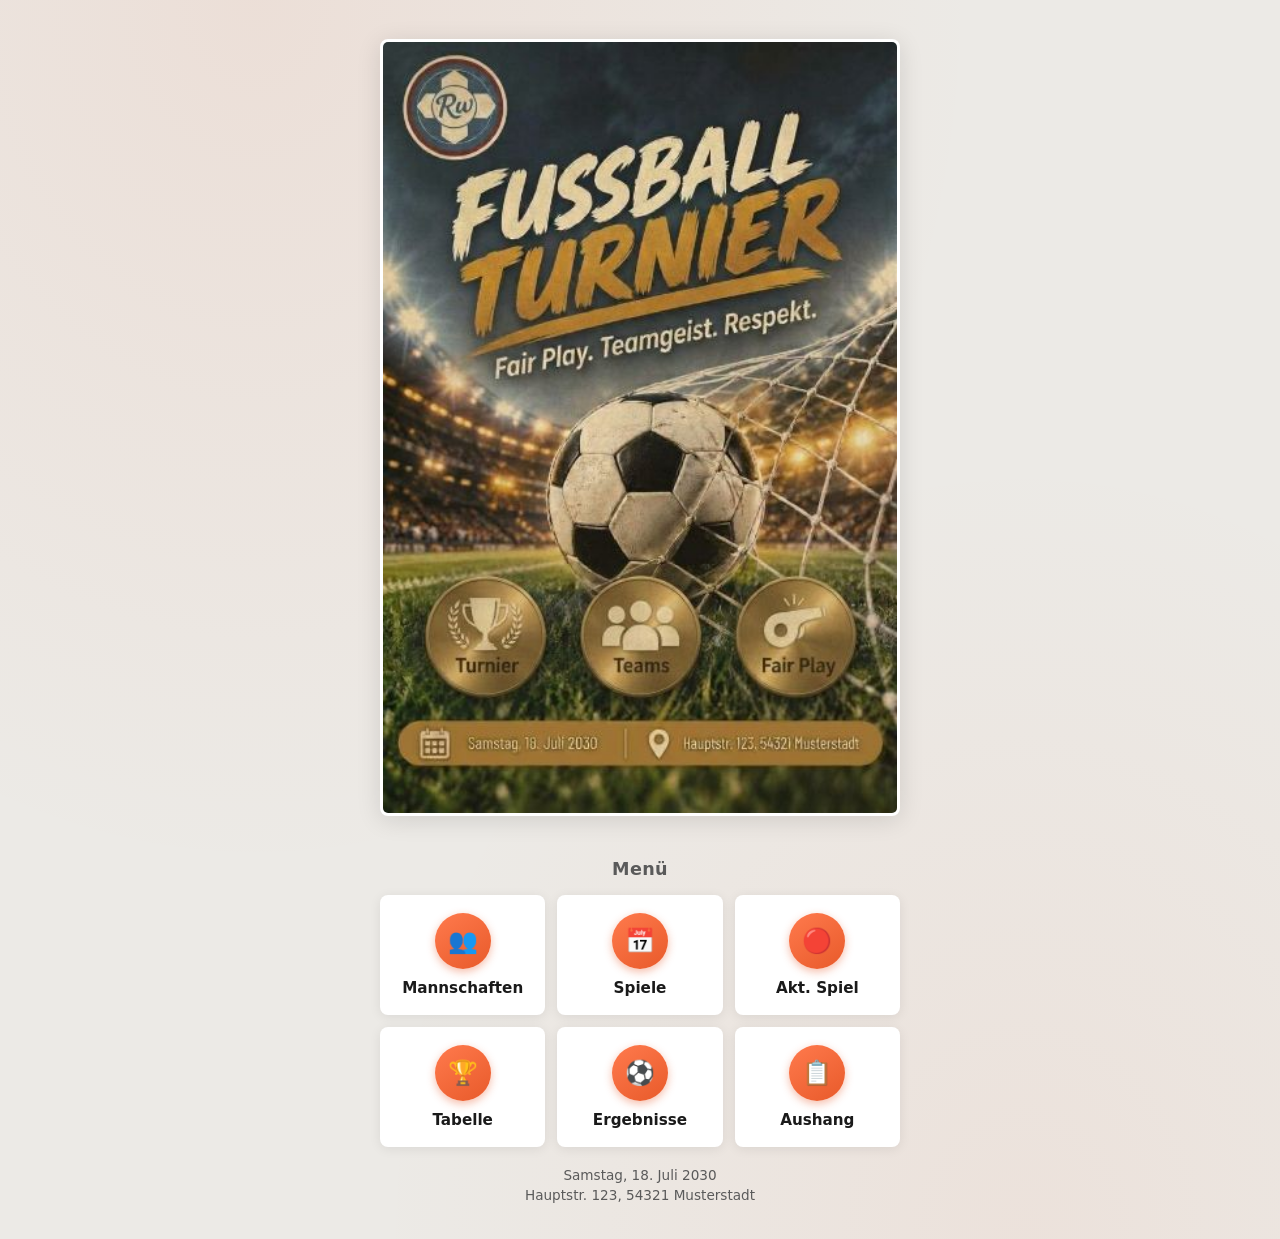
<file: index.html>
<!DOCTYPE html>
<html lang="de">
<head>
  <meta charset="UTF-8">
  <meta name="viewport" content="width=device-width, initial-scale=1.0">
  <title>Fussball Turnier – Start</title>
  <meta name="theme-color" content="#e85a2a">
  <link rel="manifest" href="manifest.webmanifest">
  <link rel="apple-touch-icon" href="assets/apple-touch-icon.png">
  <link rel="icon" href="assets/icon.svg" type="image/svg+xml">
  <link rel="stylesheet" href="css/global.css">
  <link rel="stylesheet" href="css/start.css">
</head>
<body>
  <div class="start-page">
    <div class="start-inner">
      <figure class="poster-frame">
        <img
          src="assets/turnier-poster.jpg"
          alt="Poster: Fussball Turnier – Fair Play. Teamgeist. Respekt."
          width="394"
          height="591"
        >
      </figure>

      <nav class="start-menu" aria-label="Hauptmenü">
        <h2 class="start-menu__title">Menü</h2>
        <ul class="menu-grid">
          <li>
            <a class="menu-card" href="mannschaften.html">
              <span class="menu-card__icon" aria-hidden="true">👥</span>
              <span class="menu-card__label">Mannschaften</span>
            </a>
          </li>
          <li>
            <a class="menu-card" href="spiele.html">
              <span class="menu-card__icon" aria-hidden="true">📅</span>
              <span class="menu-card__label">Spiele</span>
            </a>
          </li>
          <li>
            <a class="menu-card" href="aktspiel.html">
              <span class="menu-card__icon" aria-hidden="true">🔴</span>
              <span class="menu-card__label">Akt. Spiel</span>
            </a>
          </li>
          <li>
            <a class="menu-card" href="tabelle.html">
              <span class="menu-card__icon" aria-hidden="true">🏆</span>
              <span class="menu-card__label">Tabelle</span>
            </a>
          </li>
          <li>
            <a class="menu-card" href="ergebnisse.html">
              <span class="menu-card__icon" aria-hidden="true">⚽</span>
              <span class="menu-card__label">Ergebnisse</span>
            </a>
          </li>
          <li>
            <a class="menu-card" href="aushang.html">
              <span class="menu-card__icon" aria-hidden="true">📋</span>
              <span class="menu-card__label">Aushang</span>
            </a>
          </li>
        </ul>
      </nav>
    </div>

    <footer class="start-footer">
      <p id="start-titel" hidden></p>
      <p id="start-datum">Samstag, 18. Juli 2030</p>
      <p id="start-ort">Hauptstr. 123, 54321 Musterstadt</p>
    </footer>
  </div>
  <script src="js/turnier-store.js"></script>
  <script src="js/start.js"></script>
</body>
</html>
</file>
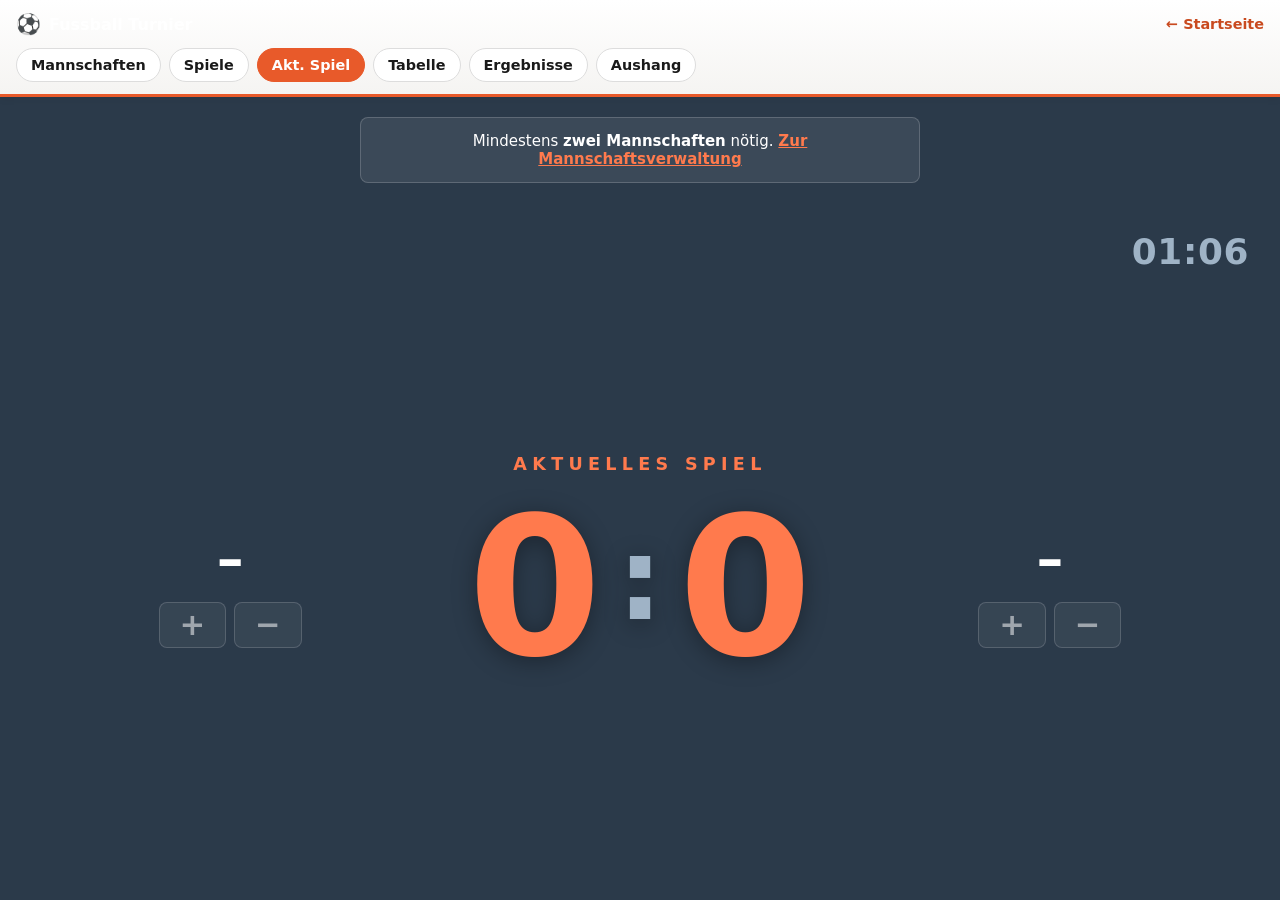
<file: aktspiel.html>
<!DOCTYPE html>
<html lang="de">
<head>
  <meta charset="UTF-8">
  <meta name="viewport" content="width=device-width, initial-scale=1.0">
  <title>Aktuelles Spiel – Fussball Turnier</title>
  <meta name="theme-color" content="#2b3a4a">
  <link rel="manifest" href="manifest.webmanifest">
  <link rel="apple-touch-icon" href="assets/apple-touch-icon.png">
  <link rel="icon" href="assets/icon.svg" type="image/svg+xml">
  <link rel="stylesheet" href="css/global.css">
  <link rel="stylesheet" href="css/layout.css">
  <link rel="stylesheet" href="css/aktspiel.css">
</head>
<body data-page="aktspiel">
  <div class="page-shell live-shell">
    <header class="app-header live-verbergbar">
      <div class="app-header__top">
        <a class="app-header__brand" href="index.html">
          <span aria-hidden="true">⚽</span>
          <span>Fussball Turnier</span>
        </a>
        <a class="link-start" href="index.html">← Startseite</a>
      </div>
      <nav class="main-nav" aria-label="Hauptmenü">
        <a href="mannschaften.html" data-nav="mannschaften">Mannschaften</a>
        <a href="spiele.html" data-nav="spiele">Spiele</a>
        <a href="aktspiel.html" data-nav="aktspiel">Akt. Spiel</a>
        <a href="tabelle.html" data-nav="tabelle">Tabelle</a>
        <a href="ergebnisse.html" data-nav="ergebnisse">Ergebnisse</a>
        <a href="aushang.html" data-nav="aushang">Aushang</a>
      </nav>
    </header>

    <div id="live-keine-mannschaften" class="live-hinweis live-verbergbar" hidden>
      Mindestens <strong>zwei Mannschaften</strong> nötig.
      <a href="mannschaften.html">Zur Mannschaftsverwaltung</a>
    </div>

    <!-- Steuerung: Mannschaftsauswahl, ausblendbar -->
    <section id="live-steuerung" class="live-steuerung live-verbergbar" aria-label="Begegnung wählen">
      <p id="live-message" class="live-message" role="status"></p>

      <div class="live-steuerung__zeile">
        <label for="live-heim">
          Heim
          <select id="live-heim"></select>
        </label>

        <button type="button" id="btn-tauschen" class="live-btn live-btn--ghost" title="Heim und Gast tauschen">
          ⇄
        </button>

        <label for="live-gast">
          Gast
          <select id="live-gast"></select>
        </label>
      </div>

      <div class="live-steuerung__zeile live-steuerung__zeile--naechstes">
        <label for="live-next-heim">
          Nächstes Spiel
          <select id="live-next-heim"></select>
        </label>

        <span class="live-gegen" aria-hidden="true">–</span>

        <label for="live-next-gast">
          <span class="live-label-leer">Gast</span>
          <select id="live-next-gast"></select>
        </label>

        <button type="button" id="btn-next-uebernehmen" class="live-btn live-btn--ghost" title="Nächstes Spiel nach oben holen">
          ⬆
        </button>
        <button type="button" id="btn-next-leeren" class="live-btn live-btn--ghost" title="Nächstes Spiel löschen">
          ✕
        </button>
      </div>

      <div class="live-steuerung__zeile live-steuerung__zeile--aktionen">
        <button type="button" id="btn-verbergen" class="live-btn live-btn--primary">
          👁️ Steuerung ausblenden
        </button>
        <button type="button" id="btn-vollbild" class="live-btn">
          ⛶ Vollbild
        </button>
        <button type="button" id="btn-zuruecksetzen" class="live-btn">
          ↺ 0 : 0
        </button>
        <button type="button" id="btn-uebernehmen" class="live-btn">
          ✓ Als Ergebnis übernehmen
        </button>
      </div>

      <p class="live-tasten">
        Tasten:
        <kbd>1</kbd> Tor Heim · <kbd>2</kbd> Tor Gast ·
        <kbd>Shift</kbd>+<kbd>1</kbd>/<kbd>2</kbd> zurücknehmen ·
        <kbd>H</kbd> Steuerung · <kbd>F</kbd> Vollbild · <kbd>N</kbd> nächstes Spiel hochholen
      </p>
    </section>

    <!-- Die große Anzeige -->
    <main class="live-anzeige">
      <div class="live-kopfzeile">
        <span class="live-uhr" id="live-uhr" role="timer" aria-label="Uhrzeit">--:--</span>
      </div>

      <div class="live-mitte">
      <p class="live-label">Aktuelles Spiel</p>

      <div class="live-paarung">
        <div class="live-team live-team--heim">
          <span class="live-team__name" id="live-name-heim">Heim</span>
          <div class="live-tor-knoepfe">
            <button type="button" class="live-tor" data-tor="heim" aria-label="Tor für Heim">+</button>
            <button type="button" class="live-tor live-tor--zurueck" data-zurueck="heim" aria-label="Tor Heim zurücknehmen">−</button>
          </div>
        </div>

        <div class="live-stand" aria-live="polite" aria-atomic="true">
          <span id="live-tore-heim">0</span><span class="live-doppelpunkt">:</span><span id="live-tore-gast">0</span>
        </div>

        <div class="live-team live-team--gast">
          <span class="live-team__name" id="live-name-gast">Gast</span>
          <div class="live-tor-knoepfe">
            <button type="button" class="live-tor" data-tor="gast" aria-label="Tor für Gast">+</button>
            <button type="button" class="live-tor live-tor--zurueck" data-zurueck="gast" aria-label="Tor Gast zurücknehmen">−</button>
          </div>
        </div>
      </div>
      </div>

      <footer class="live-fusszeile" id="live-naechstes" hidden>
        <span class="live-fusszeile__label">Nächstes Spiel</span>
        <span class="live-fusszeile__paarung" id="live-naechstes-text"></span>
      </footer>
    </main>

    <!-- Nur sichtbar, wenn die Steuerung ausgeblendet ist -->
    <button type="button" id="btn-einblenden" class="live-einblenden" hidden>
      ⚙️ Steuerung
    </button>
  </div>

  <script src="js/turnier-store.js"></script>
  <script src="js/nav.js"></script>
  <script src="js/aktspiel.js"></script>
</body>
</html>
</file>
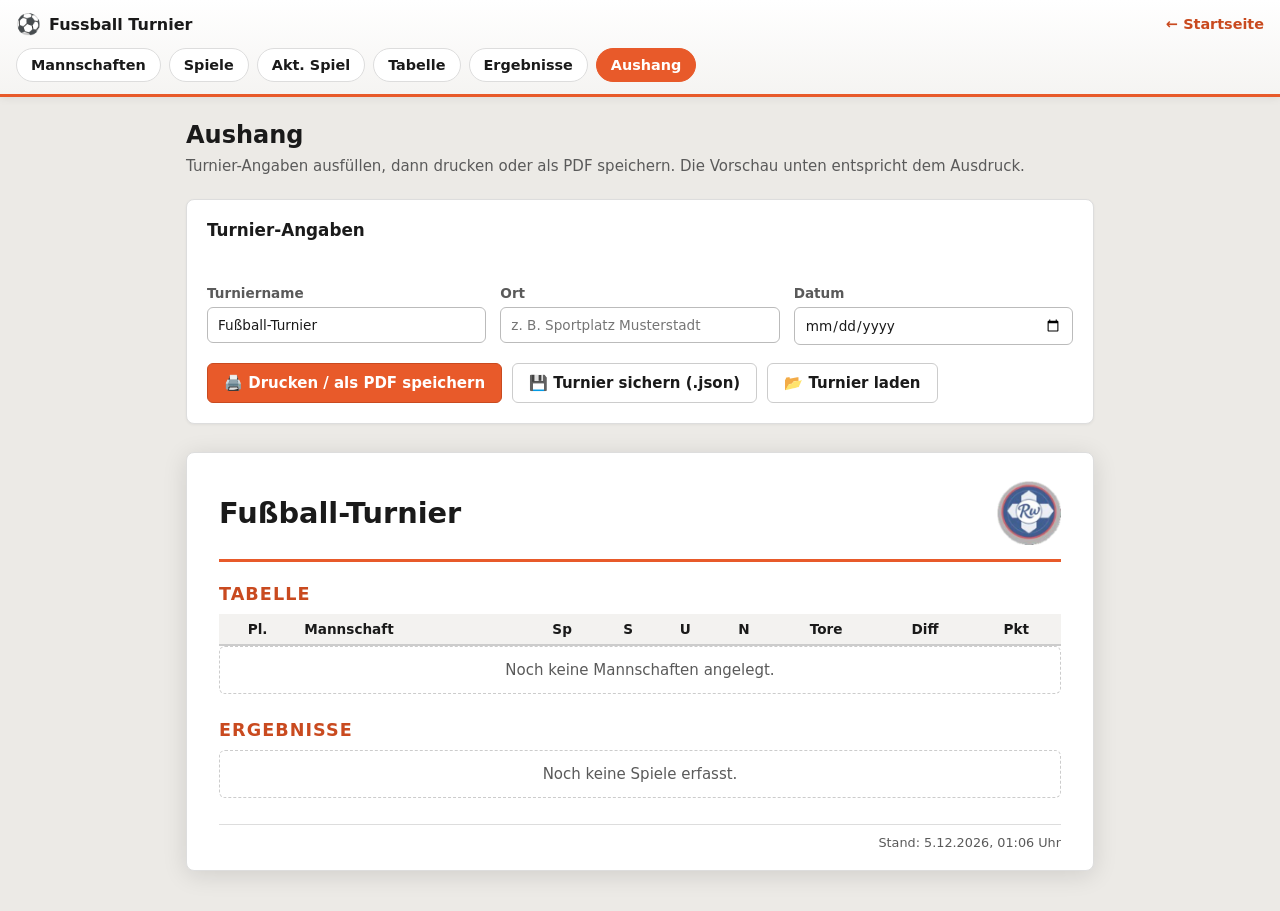
<file: aushang.html>
<!DOCTYPE html>
<html lang="de">
<head>
  <meta charset="UTF-8">
  <meta name="viewport" content="width=device-width, initial-scale=1.0">
  <title>Aushang – Fussball Turnier</title>
  <meta name="theme-color" content="#e85a2a">
  <link rel="manifest" href="manifest.webmanifest">
  <link rel="apple-touch-icon" href="assets/apple-touch-icon.png">
  <link rel="icon" href="assets/icon.svg" type="image/svg+xml">
  <link rel="stylesheet" href="css/global.css">
  <link rel="stylesheet" href="css/layout.css">
  <link rel="stylesheet" href="css/aushang.css">
</head>
<body data-page="aushang">
  <div class="page-shell">
    <header class="app-header no-print">
      <div class="app-header__top">
        <a class="app-header__brand" href="index.html">
          <span aria-hidden="true">⚽</span>
          <span>Fussball Turnier</span>
        </a>
        <a class="link-start" href="index.html">← Startseite</a>
      </div>
      <nav class="main-nav" aria-label="Hauptmenü">
        <a href="mannschaften.html" data-nav="mannschaften">Mannschaften</a>
        <a href="spiele.html" data-nav="spiele">Spiele</a>
        <a href="aktspiel.html" data-nav="aktspiel">Akt. Spiel</a>
        <a href="tabelle.html" data-nav="tabelle">Tabelle</a>
        <a href="ergebnisse.html" data-nav="ergebnisse">Ergebnisse</a>
        <a href="aushang.html" data-nav="aushang">Aushang</a>
      </nav>
    </header>

    <main class="page-content page-content--aushang">
      <div class="no-print">
        <h1>Aushang</h1>
        <p class="lead">
          Turnier-Angaben ausfüllen, dann drucken oder als PDF speichern.
          Die Vorschau unten entspricht dem Ausdruck.
        </p>

        <section class="aushang-steuerung">
          <h2>Turnier-Angaben</h2>
          <p data-rolle="transfer-message" class="form-message" role="status"></p>

          <div class="aushang-felder">
            <label for="feld-turniername">
              Turniername
              <input id="feld-turniername" type="text" maxlength="80" placeholder="z. B. Stadtmeisterschaft">
            </label>
            <label for="feld-ort">
              Ort
              <input id="feld-ort" type="text" maxlength="80" placeholder="z. B. Sportplatz Musterstadt">
            </label>
            <label for="feld-datum">
              Datum
              <input id="feld-datum" type="date">
            </label>
          </div>

          <div class="aushang-aktionen">
            <button type="button" id="btn-drucken" class="btn-primary">
              🖨️ Drucken / als PDF speichern
            </button>
            <button type="button" class="btn-secondary" data-aktion="export">
              💾 Turnier sichern (.json)
            </button>
            <button type="button" class="btn-secondary" data-aktion="import">
              📂 Turnier laden
            </button>
            <input type="file" accept="application/json,.json" data-rolle="import-datei" hidden>
          </div>
        </section>
      </div>

      <article id="aushang-blatt" class="aushang-blatt">
        <header class="aushang-kopf">
          <div class="aushang-kopf__text">
            <h2 id="aushang-titel">Fußball-Turnier</h2>
            <p id="aushang-untertitel" class="aushang-untertitel"></p>
          </div>
          <img class="aushang-kopf__logo" src="assets/logorw96.png" alt="" width="64" height="64">
        </header>

        <section class="aushang-block">
          <h3>Tabelle</h3>
          <table class="aushang-tabelle">
            <thead>
              <tr>
                <th class="spalte-platz">Pl.</th>
                <th class="spalte-team">Mannschaft</th>
                <th><abbr title="Spiele">Sp</abbr></th>
                <th><abbr title="Siege">S</abbr></th>
                <th><abbr title="Unentschieden">U</abbr></th>
                <th><abbr title="Niederlagen">N</abbr></th>
                <th>Tore</th>
                <th><abbr title="Tordifferenz">Diff</abbr></th>
                <th class="spalte-punkte">Pkt</th>
              </tr>
            </thead>
            <tbody id="aushang-tabelle-body"></tbody>
          </table>
          <p id="aushang-tabelle-leer" class="aushang-leer" hidden>
            Noch keine Mannschaften angelegt.
          </p>
        </section>

        <section class="aushang-block">
          <h3>Ergebnisse</h3>
          <ol id="aushang-ergebnisse" class="aushang-ergebnisse"></ol>
          <p id="aushang-ergebnisse-leer" class="aushang-leer" hidden>
            Noch keine Spiele erfasst.
          </p>
        </section>

        <footer class="aushang-fuss">
          <span id="aushang-stand"></span>
        </footer>
      </article>
    </main>
  </div>
  <script src="js/turnier-store.js"></script>
  <script src="js/nav.js"></script>
  <script src="js/datentransfer.js"></script>
  <script src="js/aushang.js"></script>
</body>
</html>
</file>
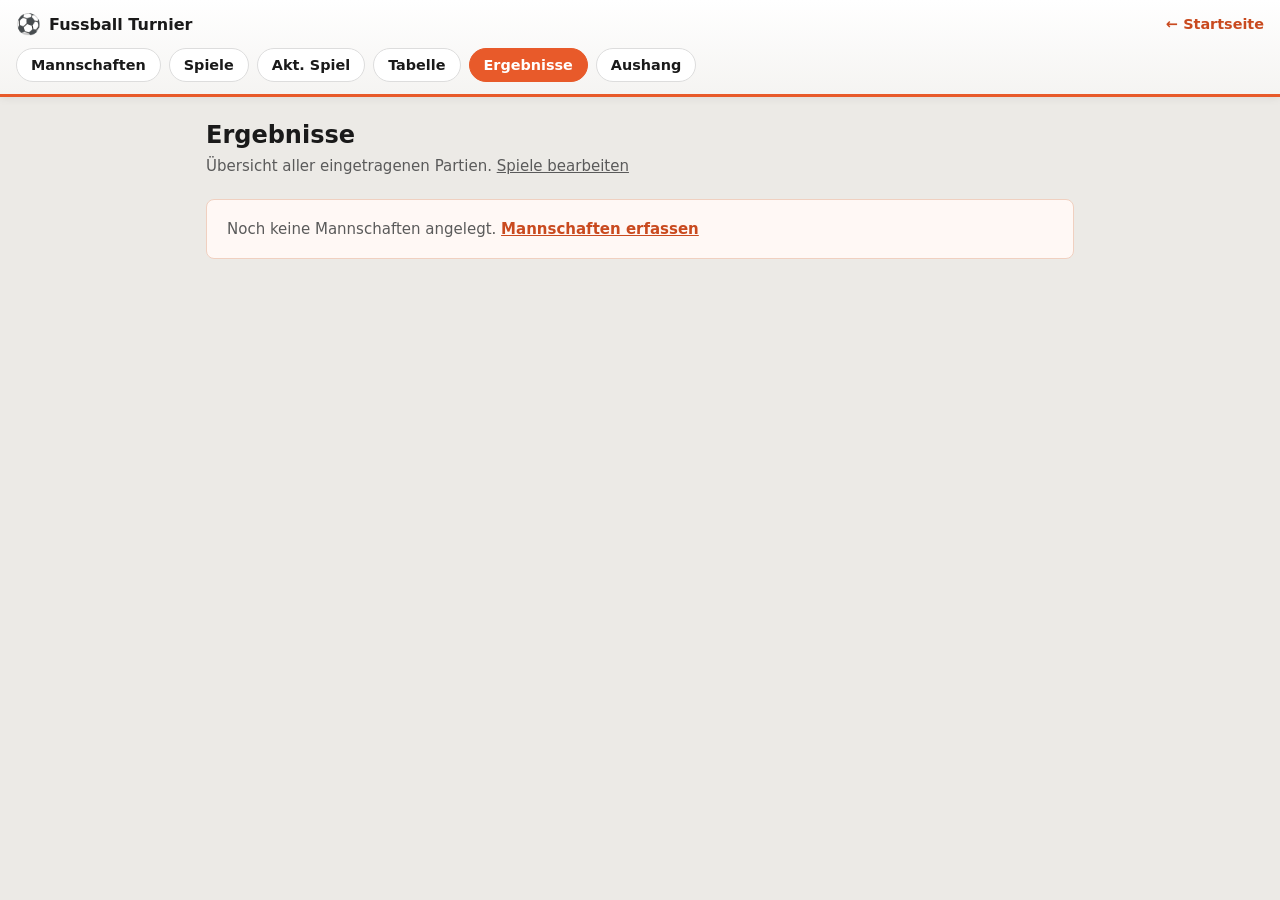
<file: ergebnisse.html>
<!DOCTYPE html>
<html lang="de">
<head>
  <meta charset="UTF-8">
  <meta name="viewport" content="width=device-width, initial-scale=1.0">
  <title>Ergebnisse – Fussball Turnier</title>
  <meta name="theme-color" content="#e85a2a">
  <link rel="manifest" href="manifest.webmanifest">
  <link rel="apple-touch-icon" href="assets/apple-touch-icon.png">
  <link rel="icon" href="assets/icon.svg" type="image/svg+xml">
  <link rel="stylesheet" href="css/global.css">
  <link rel="stylesheet" href="css/layout.css">
  <link rel="stylesheet" href="css/spiele.css">
</head>
<body data-page="ergebnisse">
  <div class="page-shell">
    <header class="app-header">
      <div class="app-header__top">
        <a class="app-header__brand" href="index.html">
          <span aria-hidden="true">⚽</span>
          <span>Fussball Turnier</span>
        </a>
        <a class="link-start" href="index.html">← Startseite</a>
      </div>
      <nav class="main-nav" aria-label="Hauptmenü">
        <a href="mannschaften.html" data-nav="mannschaften">Mannschaften</a>
        <a href="spiele.html" data-nav="spiele">Spiele</a>
        <a href="aktspiel.html" data-nav="aktspiel">Akt. Spiel</a>
        <a href="tabelle.html" data-nav="tabelle">Tabelle</a>
        <a href="ergebnisse.html" data-nav="ergebnisse">Ergebnisse</a>
        <a href="aushang.html" data-nav="aushang">Aushang</a>
      </nav>
    </header>

    <main class="page-content">
      <h1>Ergebnisse</h1>
      <p class="lead">
        Übersicht aller eingetragenen Partien.
        <a href="spiele.html">Spiele bearbeiten</a>
      </p>

      <div id="ergebnisse-keine-mannschaften" class="spiele-hinweis-box" hidden>
        Noch keine Mannschaften angelegt.
        <a href="mannschaften.html">Mannschaften erfassen</a>
      </div>

      <div id="ergebnisse-table-wrap" class="spiele-panel" hidden>
        <p class="spiele-meta">Anzahl Ergebnisse: <span id="ergebnisse-anzahl">0</span></p>
        <div id="ergebnisse-empty" class="spiele-empty" hidden>
          Noch keine Ergebnisse – unter „Spiele“ Begegnungen eintragen.
        </div>
        <div class="spiele-liste-wrap">
          <table class="spiele-tabelle">
            <thead>
              <tr>
                <th>#</th>
                <th>Heim</th>
                <th>Ergebnis</th>
                <th>Gast</th>
              </tr>
            </thead>
            <tbody id="ergebnisse-body"></tbody>
          </table>
        </div>
      </div>
    </main>
  </div>
  <script src="js/turnier-store.js"></script>
  <script src="js/nav.js"></script>
  <script src="js/ergebnisse.js"></script>
</body>
</html>
</file>
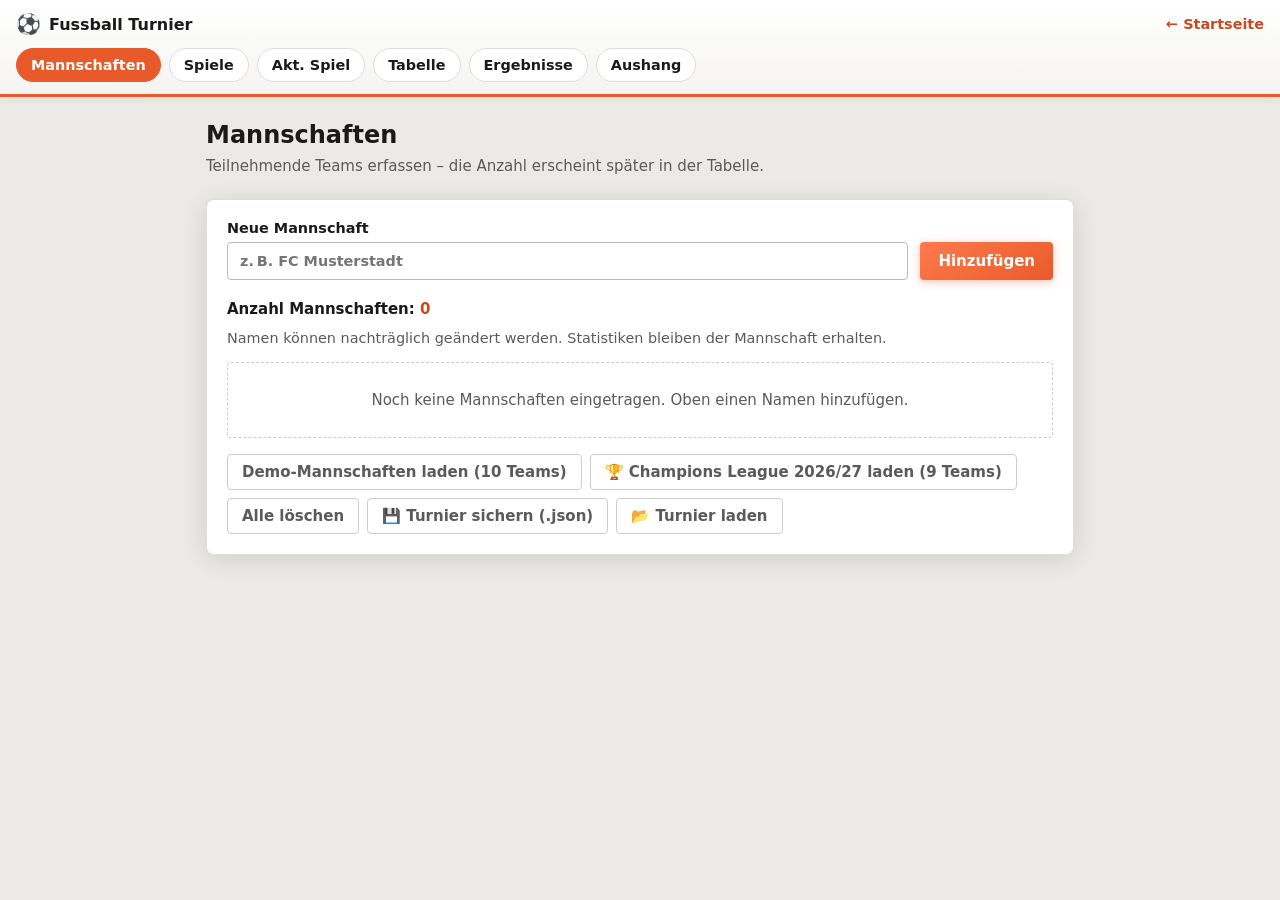
<file: mannschaften.html>
<!DOCTYPE html>
<html lang="de">
<head>
  <meta charset="UTF-8">
  <meta name="viewport" content="width=device-width, initial-scale=1.0">
  <title>Mannschaften – Fussball Turnier</title>
  <meta name="theme-color" content="#e85a2a">
  <link rel="manifest" href="manifest.webmanifest">
  <link rel="apple-touch-icon" href="assets/apple-touch-icon.png">
  <link rel="icon" href="assets/icon.svg" type="image/svg+xml">
  <link rel="stylesheet" href="css/global.css">
  <link rel="stylesheet" href="css/layout.css">
  <link rel="stylesheet" href="css/mannschaften.css">
</head>
<body data-page="mannschaften">
  <div class="page-shell">
    <header class="app-header">
      <div class="app-header__top">
        <a class="app-header__brand" href="index.html">
          <span aria-hidden="true">⚽</span>
          <span>Fussball Turnier</span>
        </a>
        <a class="link-start" href="index.html">← Startseite</a>
      </div>
      <nav class="main-nav" aria-label="Hauptmenü">
        <a href="mannschaften.html" data-nav="mannschaften">Mannschaften</a>
        <a href="spiele.html" data-nav="spiele">Spiele</a>
        <a href="aktspiel.html" data-nav="aktspiel">Akt. Spiel</a>
        <a href="tabelle.html" data-nav="tabelle">Tabelle</a>
        <a href="ergebnisse.html" data-nav="ergebnisse">Ergebnisse</a>
        <a href="aushang.html" data-nav="aushang">Aushang</a>
      </nav>
    </header>

    <main class="page-content">
      <h1>Mannschaften</h1>
      <p class="lead">Teilnehmende Teams erfassen – die Anzahl erscheint später in der Tabelle.</p>

      <div class="mannschaften-panel">
        <p id="mannschaften-message" class="form-message" role="status"></p>
        <p data-rolle="transfer-message" class="form-message" role="status"></p>

        <form id="form-mannschaft-neu" class="mannschaften-toolbar">
          <label for="mannschaft-name-neu">
            Neue Mannschaft
            <input
              id="mannschaft-name-neu"
              type="text"
              name="name"
              placeholder="z. B. FC Musterstadt"
              maxlength="80"
              autocomplete="off"
              required
            >
          </label>
          <button type="submit" class="btn-primary">Hinzufügen</button>
        </form>

        <div class="mannschaften-meta">
          <p class="mannschaften-count">
            Anzahl Mannschaften: <span id="mannschaften-anzahl">0</span>
          </p>
        </div>

        <p class="mannschaften-hinweis">
          Namen können nachträglich geändert werden. Statistiken bleiben der Mannschaft erhalten.
        </p>

        <div id="mannschaften-empty" class="mannschaften-empty" hidden>
          Noch keine Mannschaften eingetragen. Oben einen Namen hinzufügen.
        </div>

        <ul id="mannschaften-liste" class="mannschaften-liste" hidden></ul>

        <div class="mannschaften-actions-row">
          <button type="button" id="btn-demo-laden" class="btn-secondary">
            Demo-Mannschaften laden (10 Teams)
          </button>
          <button type="button" id="btn-cl-laden" class="btn-secondary" hidden>
            🏆 CL-Gruppe laden
          </button>
          <button type="button" id="btn-alle-loeschen" class="btn-secondary">
            Alle löschen
          </button>
          <button type="button" class="btn-secondary" data-aktion="export">
            💾 Turnier sichern (.json)
          </button>
          <button type="button" class="btn-secondary" data-aktion="import">
            📂 Turnier laden
          </button>
          <input type="file" accept="application/json,.json" data-rolle="import-datei" hidden>
        </div>
      </div>
    </main>
  </div>
  <script src="js/turnier-store.js"></script>
  <script src="js/nav.js"></script>
  <script src="js/datentransfer.js"></script>
  <!-- Reine Datendatei (erzeugt). Fehlt sie, bleibt der Knopf "CL-Gruppe laden" verborgen. -->
  <script src="daten/cl-gruppe.js"></script>
  <script src="js/mannschaften.js"></script>
</body>
</html>
</file>
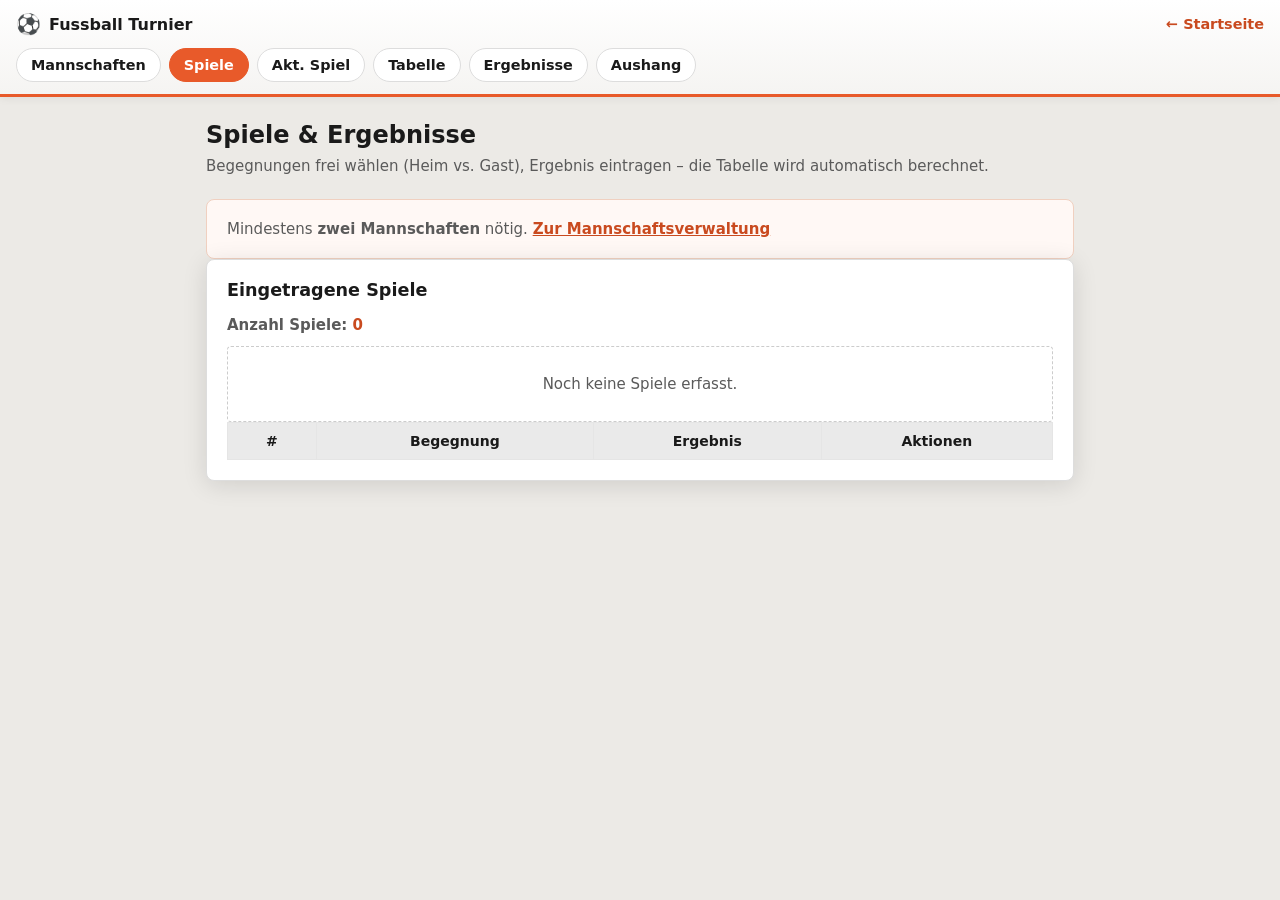
<file: spiele.html>
<!DOCTYPE html>
<html lang="de">
<head>
  <meta charset="UTF-8">
  <meta name="viewport" content="width=device-width, initial-scale=1.0">
  <title>Spiele – Fussball Turnier</title>
  <meta name="theme-color" content="#e85a2a">
  <link rel="manifest" href="manifest.webmanifest">
  <link rel="apple-touch-icon" href="assets/apple-touch-icon.png">
  <link rel="icon" href="assets/icon.svg" type="image/svg+xml">
  <link rel="stylesheet" href="css/global.css">
  <link rel="stylesheet" href="css/layout.css">
  <link rel="stylesheet" href="css/spiele.css">
</head>
<body data-page="spiele">
  <div class="page-shell">
    <header class="app-header">
      <div class="app-header__top">
        <a class="app-header__brand" href="index.html">
          <span aria-hidden="true">⚽</span>
          <span>Fussball Turnier</span>
        </a>
        <a class="link-start" href="index.html">← Startseite</a>
      </div>
      <nav class="main-nav" aria-label="Hauptmenü">
        <a href="mannschaften.html" data-nav="mannschaften">Mannschaften</a>
        <a href="spiele.html" data-nav="spiele">Spiele</a>
        <a href="aktspiel.html" data-nav="aktspiel">Akt. Spiel</a>
        <a href="tabelle.html" data-nav="tabelle">Tabelle</a>
        <a href="ergebnisse.html" data-nav="ergebnisse">Ergebnisse</a>
        <a href="aushang.html" data-nav="aushang">Aushang</a>
      </nav>
    </header>

    <main class="page-content">
      <h1>Spiele &amp; Ergebnisse</h1>
      <p class="lead">
        Begegnungen frei wählen (Heim vs. Gast), Ergebnis eintragen – die Tabelle wird automatisch berechnet.
      </p>

      <div id="spiele-keine-mannschaften" class="spiele-hinweis-box" hidden>
        Mindestens <strong>zwei Mannschaften</strong> nötig.
        <a href="mannschaften.html">Zur Mannschaftsverwaltung</a>
      </div>

      <div id="spiele-form-panel" class="spiele-panel" hidden>
        <h2>Neues Spiel / Ergebnis</h2>
        <p id="spiel-editing-hint" class="form-editing-hint" role="status"></p>
        <p id="spiele-message" class="form-message" role="status"></p>

        <form id="form-spiel" class="spiele-form">
          <label for="spiel-heim">
            Heimmannschaft
            <select id="spiel-heim" required></select>
          </label>
          <label for="spiel-gast">
            Gastmannschaft
            <select id="spiel-gast" required></select>
          </label>

          <div class="spiele-form__ergebnis ergebnis-row">
            <label for="spiel-tore-heim">
              Tore Heim
              <input id="spiel-tore-heim" type="number" min="0" max="99" step="1" required value="0">
            </label>
            <span class="ergebnis-separator" aria-hidden="true">:</span>
            <label for="spiel-tore-gast">
              Tore Gast
              <input id="spiel-tore-gast" type="number" min="0" max="99" step="1" required value="0">
            </label>
          </div>

          <div class="spiele-form__actions">
            <button type="submit" id="btn-spiel-speichern" class="btn-primary">
              Spiel / Ergebnis hinzufügen
            </button>
            <button type="button" id="btn-spiel-abbrechen" class="btn-ghost" hidden>
              Bearbeitung abbrechen
            </button>
          </div>
        </form>
      </div>

      <section class="spiele-panel">
        <h2>Eingetragene Spiele</h2>
        <p class="spiele-meta">Anzahl Spiele: <span id="spiele-anzahl">0</span></p>
        <div id="spiele-empty" class="spiele-empty" hidden>
          Noch keine Spiele erfasst.
        </div>
        <div class="spiele-liste-wrap">
          <table class="spiele-tabelle">
            <thead>
              <tr>
                <th>#</th>
                <th>Begegnung</th>
                <th>Ergebnis</th>
                <th>Aktionen</th>
              </tr>
            </thead>
            <tbody id="spiele-liste-body"></tbody>
          </table>
        </div>
      </section>
    </main>
  </div>
  <script src="js/turnier-store.js"></script>
  <script src="js/nav.js"></script>
  <script src="js/spiele.js"></script>
</body>
</html>
</file>
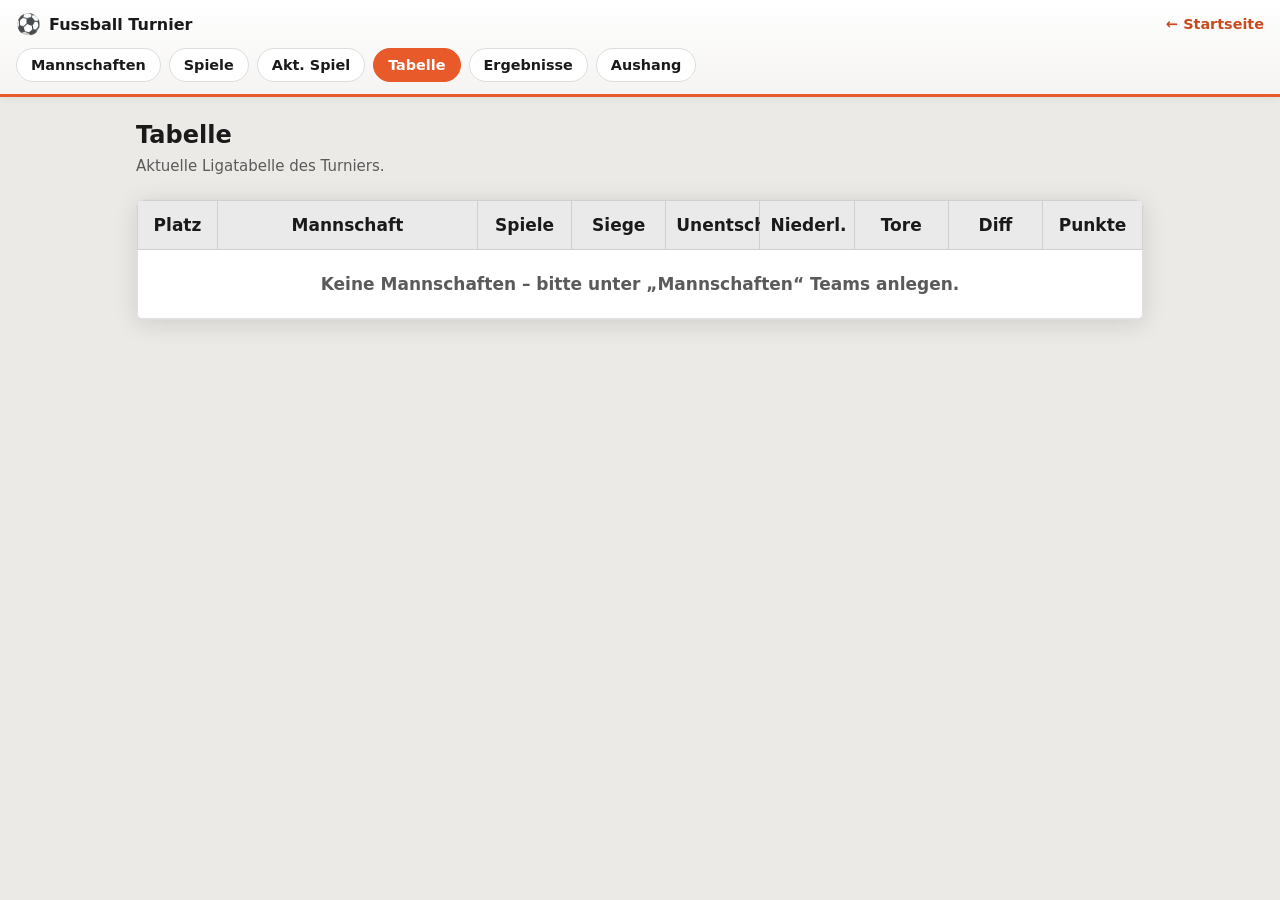
<file: tabelle.html>
<!DOCTYPE html>
<html lang="de">
<head>
  <meta charset="UTF-8">
  <meta name="viewport" content="width=device-width, initial-scale=1.0">
  <title>Tabelle – Fussball Turnier</title>
  <meta name="theme-color" content="#e85a2a">
  <link rel="manifest" href="manifest.webmanifest">
  <link rel="apple-touch-icon" href="assets/apple-touch-icon.png">
  <link rel="icon" href="assets/icon.svg" type="image/svg+xml">
  <link rel="stylesheet" href="css/global.css">
  <link rel="stylesheet" href="css/layout.css">
  <link rel="stylesheet" href="css/tabelle.css">
</head>
<body data-page="tabelle">
  <div class="page-shell">
    <header class="app-header">
      <div class="app-header__top">
        <a class="app-header__brand" href="index.html">
          <span aria-hidden="true">⚽</span>
          <span>Fussball Turnier</span>
        </a>
        <a class="link-start" href="index.html">← Startseite</a>
      </div>
      <nav class="main-nav" aria-label="Hauptmenü">
        <a href="mannschaften.html" data-nav="mannschaften">Mannschaften</a>
        <a href="spiele.html" data-nav="spiele">Spiele</a>
        <a href="aktspiel.html" data-nav="aktspiel">Akt. Spiel</a>
        <a href="tabelle.html" data-nav="tabelle">Tabelle</a>
        <a href="ergebnisse.html" data-nav="ergebnisse">Ergebnisse</a>
        <a href="aushang.html" data-nav="aushang">Aushang</a>
      </nav>
    </header>

    <main class="page-content page-content--tabelle">
      <h1>Tabelle</h1>
      <p class="lead">Aktuelle Ligatabelle des Turniers.</p>

      <div class="tabelle-panel">
        <div class="table-wrap">
          <table id="tabelle" class="tabelle">
            <thead>
              <tr>
                <th class="col-platz"><span class="th-lang">Platz</span><span class="th-kurz">Pl.</span></th>
                <th class="col-mannschaft">Mannschaft</th>
                <th class="col-sp"><span class="th-lang">Spiele</span><span class="th-kurz" title="Spiele">Sp</span></th>
                <th class="col-s"><span class="th-lang">Siege</span><span class="th-kurz" title="Siege">S</span></th>
                <th class="col-u"><span class="th-lang">Unentsch.</span><span class="th-kurz" title="Unentschieden">U</span></th>
                <th class="col-n"><span class="th-lang">Niederl.</span><span class="th-kurz" title="Niederlagen">N</span></th>
                <th class="col-tore">Tore</th>
                <th class="col-diff"><abbr title="Tordifferenz">Diff</abbr></th>
                <th class="col-punkte"><span class="th-lang">Punkte</span><span class="th-kurz" title="Punkte">Pkt</span></th>
              </tr>
            </thead>
            <tbody id="tabelle-body"></tbody>
          </table>
        </div>
      </div>
    </main>
  </div>
  <script src="js/turnier-store.js"></script>
  <script src="js/nav.js"></script>
  <script src="js/tabelle.js"></script>
</body>
</html>
</file>
<file: css/global.css>
*,
*::before,
*::after {
  box-sizing: border-box;
}

:root {
  --color-orange: #e85a2a;
  --color-orange-dark: #c94a1f;
  --color-orange-light: #ff7a4d;
  --color-ink: #1a1a1a;
  --color-muted: #5a5a5a;
  --color-paper: #eceae6;
  --font-ui: "Segoe UI", system-ui, -apple-system, sans-serif;
  --shadow-soft: 0 4px 24px rgba(0, 0, 0, 0.12);
  --radius: 8px;
}

body {
  margin: 0;
  min-height: 100vh;
  font-family: var(--font-ui);
  font-size: 15px;
  color: var(--color-ink);
  background: var(--color-paper);
}

a {
  color: inherit;
}

img {
  max-width: 100%;
  height: auto;
  display: block;
}

/* ---------- Handy ----------
   Unter 16px zoomt iOS Safari beim Antippen eines Feldes automatisch hinein
   und laesst die Seite verschoben zurueck. */

@media (max-width: 768px) {
  input,
  select,
  textarea {
    /* !important ist hier noetig: die Seiten-Stylesheets setzen "font: inherit"
       mit hoeherer Spezifitaet (z. B. .mannschaften-toolbar input[type="text"])
       und wuerden diese Regel sonst ueberschreiben. */
    font-size: 16px !important;
  }
}
</file>
<file: css/start.css>
.start-page {
  min-height: 100vh;
  display: flex;
  flex-direction: column;
  align-items: center;
  padding: 24px 16px 32px;
  background:
    radial-gradient(ellipse at 20% 0%, rgba(232, 90, 42, 0.08) 0%, transparent 50%),
    radial-gradient(ellipse at 80% 100%, rgba(232, 90, 42, 0.06) 0%, transparent 45%),
    var(--color-paper);
}

.start-inner {
  width: min(520px, 100%);
  display: flex;
  flex-direction: column;
  align-items: center;
  gap: 28px;
}

.poster-frame {
  width: 100%;
  border-radius: var(--radius);
  overflow: hidden;
  box-shadow: var(--shadow-soft);
  border: 3px solid #fff;
  background: #fff;
}

.poster-frame img {
  width: 100%;
  vertical-align: middle;
}

.start-menu {
  width: 100%;
}

.start-menu__title {
  margin: 0 0 16px;
  text-align: center;
  font-size: 1.1rem;
  font-weight: 600;
  letter-spacing: 0.02em;
  color: var(--color-muted);
}

.menu-grid {
  display: grid;
  grid-template-columns: repeat(2, 1fr);
  gap: 14px;
  list-style: none;
  margin: 0;
  padding: 0;
}

@media (min-width: 480px) {
  .menu-grid {
    grid-template-columns: repeat(3, 1fr);
    gap: 12px;
  }
}


.menu-card {
  display: flex;
  flex-direction: column;
  align-items: center;
  gap: 10px;
  padding: 16px 10px;
  text-decoration: none;
  border-radius: var(--radius);
  background: #fff;
  border: 2px solid transparent;
  box-shadow: 0 2px 12px rgba(0, 0, 0, 0.08);
  transition: transform 0.15s ease, border-color 0.15s ease, box-shadow 0.15s ease;
}

.menu-card:hover {
  transform: translateY(-2px);
  border-color: var(--color-orange);
  box-shadow: 0 6px 20px rgba(232, 90, 42, 0.25);
}

.menu-card:focus-visible {
  outline: 2px solid var(--color-orange);
  outline-offset: 2px;
}

.menu-card__icon {
  width: 56px;
  height: 56px;
  border-radius: 50%;
  background: linear-gradient(145deg, var(--color-orange-light), var(--color-orange));
  color: #fff;
  display: flex;
  align-items: center;
  justify-content: center;
  font-size: 1.5rem;
  line-height: 1;
  box-shadow: 0 3px 8px rgba(232, 90, 42, 0.4);
}

.menu-card__label {
  font-weight: 700;
  font-size: 0.95rem;
  text-align: center;
}

.start-footer {
  margin-top: auto;
  padding-top: 16px;
  text-align: center;
  font-size: 0.85rem;
  color: var(--color-muted);
}

.start-footer p {
  margin: 4px 0;
}
</file>
<file: css/layout.css>
.page-shell {
  min-height: 100vh;
  display: flex;
  flex-direction: column;
}

.app-header {
  background: linear-gradient(180deg, #fff 0%, #f5f4f2 100%);
  border-bottom: 3px solid var(--color-orange);
  padding: 12px 16px;
  box-shadow: 0 2px 8px rgba(0, 0, 0, 0.06);
}

.app-header__top {
  display: flex;
  align-items: center;
  justify-content: space-between;
  gap: 12px;
  flex-wrap: wrap;
  margin-bottom: 12px;
}

.app-header__brand {
  display: flex;
  align-items: center;
  gap: 8px;
  text-decoration: none;
  font-weight: 700;
  font-size: 1rem;
}

.app-header__brand span:first-child {
  font-size: 1.25rem;
}

.link-start {
  font-size: 0.9rem;
  color: var(--color-orange-dark);
  text-decoration: none;
  font-weight: 600;
}

.link-start:hover {
  text-decoration: underline;
}

.main-nav {
  display: flex;
  flex-wrap: wrap;
  gap: 8px;
}

.main-nav a {
  text-decoration: none;
  padding: 8px 14px;
  border-radius: 999px;
  font-size: 0.9rem;
  font-weight: 600;
  background: #fff;
  border: 1px solid #ddd;
  color: var(--color-ink);
  transition: background 0.15s, border-color 0.15s, color 0.15s;
}

.main-nav a:hover {
  border-color: var(--color-orange);
  color: var(--color-orange-dark);
}

.main-nav a.is-active {
  background: var(--color-orange);
  border-color: var(--color-orange);
  color: #fff;
}

.page-content {
  flex: 1;
  padding: 24px 16px 40px;
  max-width: 900px;
  width: 100%;
  margin: 0 auto;
}

.page-content h1 {
  margin: 0 0 8px;
  font-size: 1.5rem;
}

.page-content .lead {
  margin: 0 0 24px;
  color: var(--color-muted);
}

.placeholder-box {
  padding: 32px 24px;
  background: #fff;
  border-radius: var(--radius);
  border: 1px dashed #ccc;
  text-align: center;
  color: var(--color-muted);
}

/* ---------- Handy ----------
   Tippziele auf die empfohlenen 44px bringen. */

@media (max-width: 768px) {
  .main-nav {
    gap: 6px;
  }

  .main-nav a {
    padding: 13px 16px;
  }

  .link-start {
    padding: 8px 0;
  }

  .page-content {
    padding: 18px 14px 32px;
  }
}
</file>
<file: css/aktspiel.css>
/* Große Live-Anzeige für Zuschauer (Beamer / zweiter Bildschirm).
   Dunkler Hintergrund wie die Fußzeile der Delphi-Version: besser lesbar aus Entfernung. */

:root {
  --live-bg: #2b3a4a;
  --live-bg-tief: #22303d;
  --live-hell: #ffffff;
  --live-gedaempft: #9fb3c6;
}

body[data-page="aktspiel"] {
  background: var(--live-bg);
  color: var(--live-hell);
}

.live-shell {
  min-height: 100vh;
  min-height: 100dvh;
  display: flex;
  flex-direction: column;
}

/* Die Kopfzeile bleibt hell, passt sich aber ein */
body[data-page="aktspiel"] .app-header {
  background: linear-gradient(180deg, #fff 0%, #f5f4f2 100%);
}

/* ---------- Ausblenden ---------- */

body.live-ohne-steuerung .live-verbergbar {
  display: none !important;
}

.live-einblenden {
  position: fixed;
  right: 14px;
  bottom: 14px;
  z-index: 10;
  font: inherit;
  font-size: 0.85rem;
  font-weight: 600;
  padding: 8px 14px;
  border-radius: 999px;
  border: 1px solid rgba(255, 255, 255, 0.25);
  background: rgba(255, 255, 255, 0.08);
  color: var(--live-gedaempft);
  cursor: pointer;
  opacity: 0.35;
  transition: opacity 0.2s, color 0.2s, background 0.2s;
}

.live-einblenden:hover,
.live-einblenden:focus-visible {
  opacity: 1;
  color: var(--live-hell);
  background: rgba(255, 255, 255, 0.18);
}

/* ---------- Steuerung ---------- */

.live-hinweis {
  margin: 20px auto;
  max-width: 560px;
  padding: 14px 18px;
  border-radius: var(--radius);
  background: rgba(255, 255, 255, 0.08);
  border: 1px solid rgba(255, 255, 255, 0.18);
  text-align: center;
}

.live-hinweis a {
  color: var(--color-orange-light);
  font-weight: 600;
}

.live-steuerung {
  background: var(--live-bg-tief);
  border-bottom: 1px solid rgba(255, 255, 255, 0.12);
  padding: 16px;
}

.live-message {
  margin: 0 0 10px;
  min-height: 1.2em;
  text-align: center;
  font-size: 0.9rem;
  font-weight: 600;
}

.live-message.is-ok {
  color: #9ae6b4;
}

.live-message.is-error {
  color: #feb2b2;
}

.live-steuerung__zeile {
  display: flex;
  flex-wrap: wrap;
  align-items: flex-end;
  justify-content: center;
  gap: 12px;
  margin-bottom: 12px;
}

.live-steuerung__zeile--aktionen {
  align-items: center;
  margin-bottom: 10px;
}

.live-steuerung__zeile--naechstes {
  padding-top: 10px;
  border-top: 1px dashed rgba(255, 255, 255, 0.15);
}

.live-steuerung__zeile--naechstes select {
  min-width: 190px;
  font-size: 0.92rem;
}

.live-gegen {
  align-self: flex-end;
  padding-bottom: 9px;
  color: var(--live-gedaempft);
  font-weight: 700;
}

/* Zweites Feld braucht keine sichtbare Beschriftung, aber die Hoehe der ersten */
.live-label-leer {
  visibility: hidden;
}

.live-steuerung label {
  display: flex;
  flex-direction: column;
  gap: 5px;
  font-size: 0.8rem;
  font-weight: 700;
  letter-spacing: 0.06em;
  text-transform: uppercase;
  color: var(--live-gedaempft);
}

.live-steuerung select {
  font: inherit;
  font-size: 1rem;
  min-width: 220px;
  padding: 9px 10px;
  border-radius: 6px;
  border: 1px solid rgba(255, 255, 255, 0.25);
  background: #fff;
  color: var(--color-ink);
}

.live-btn {
  font: inherit;
  font-size: 0.9rem;
  font-weight: 600;
  padding: 10px 16px;
  border-radius: 6px;
  cursor: pointer;
  border: 1px solid rgba(255, 255, 255, 0.28);
  background: rgba(255, 255, 255, 0.08);
  color: var(--live-hell);
  transition: background 0.15s, border-color 0.15s;
}

.live-btn:hover {
  background: rgba(255, 255, 255, 0.18);
  border-color: rgba(255, 255, 255, 0.5);
}

.live-btn--primary {
  background: var(--color-orange);
  border-color: var(--color-orange-dark);
}

.live-btn--primary:hover {
  background: var(--color-orange-dark);
}

.live-btn--ghost {
  align-self: flex-end;
  font-size: 1.2rem;
  padding: 8px 12px;
  line-height: 1;
}

.live-tasten {
  margin: 0;
  text-align: center;
  font-size: 0.78rem;
  color: var(--live-gedaempft);
}

.live-tasten kbd {
  display: inline-block;
  padding: 1px 6px;
  border-radius: 4px;
  border: 1px solid rgba(255, 255, 255, 0.3);
  background: rgba(255, 255, 255, 0.1);
  font-family: inherit;
  font-size: 0.78rem;
  font-weight: 700;
  color: var(--live-hell);
}

/* ---------- Die Anzeige ---------- */

.live-anzeige {
  flex: 1;
  /* Drei Zonen: Uhr oben, Spiel in der Mitte (nimmt den Rest), naechstes Spiel unten */
  display: grid;
  grid-template-rows: auto 1fr auto;
  padding: clamp(14px, 2.4vw, 32px);
  text-align: center;
}

.live-kopfzeile {
  display: flex;
  justify-content: flex-end;
  align-items: flex-start;
}

.live-uhr {
  font-size: clamp(1.1rem, 2.8vw, 2.6rem);
  font-weight: 700;
  line-height: 1;
  font-variant-numeric: tabular-nums;
  letter-spacing: 0.02em;
  color: var(--live-gedaempft);
}

.live-mitte {
  display: flex;
  flex-direction: column;
  align-items: center;
  justify-content: center;
  gap: clamp(10px, 2vh, 28px);
  min-height: 0;
}

/* display:flex wuerde das hidden-Attribut aushebeln */
.live-fusszeile[hidden] {
  display: none;
}

.live-fusszeile {
  display: flex;
  flex-wrap: wrap;
  align-items: baseline;
  justify-content: center;
  gap: clamp(8px, 1.4vw, 18px);
  padding-top: clamp(8px, 1.4vh, 18px);
  border-top: 1px solid rgba(255, 255, 255, 0.12);
}

/* Bei ausgeblendeter Steuerung sitzt der Einblenden-Knopf unten rechts —
   beidseitig Platz lassen, damit die Paarung optisch mittig bleibt. */
body.live-ohne-steuerung .live-fusszeile {
  padding-left: 130px;
  padding-right: 130px;
}

.live-fusszeile__label {
  font-size: clamp(0.62rem, 1.2vw, 0.95rem);
  font-weight: 700;
  letter-spacing: 0.22em;
  text-transform: uppercase;
  color: var(--color-orange-light);
}

.live-fusszeile__paarung {
  font-size: clamp(0.95rem, 2.3vw, 2.1rem);
  font-weight: 700;
  color: var(--live-hell);
  overflow-wrap: anywhere;
}

.live-label {
  margin: 0;
  font-size: clamp(0.7rem, 1.6vw, 1.1rem);
  font-weight: 700;
  letter-spacing: 0.3em;
  text-transform: uppercase;
  color: var(--color-orange-light);
}

.live-paarung {
  display: grid;
  grid-template-columns: 1fr auto 1fr;
  align-items: center;
  gap: clamp(12px, 3vw, 48px);
  width: 100%;
  max-width: 1600px;
}

.live-team {
  display: flex;
  flex-direction: column;
  align-items: center;
  gap: clamp(8px, 1.5vh, 18px);
  min-width: 0;
}

.live-team__name {
  font-size: clamp(1.3rem, 4.2vw, 4.5rem);
  font-weight: 800;
  line-height: 1.1;
  overflow-wrap: anywhere;
  hyphens: auto;
}

.live-stand {
  display: flex;
  align-items: center;
  gap: clamp(6px, 1.2vw, 20px);
  font-size: clamp(3.5rem, 15vw, 15rem);
  font-weight: 900;
  line-height: 1;
  font-variant-numeric: tabular-nums;
  color: var(--color-orange-light);
  text-shadow: 0 4px 24px rgba(0, 0, 0, 0.35);
}

.live-doppelpunkt {
  color: var(--live-gedaempft);
  font-size: 0.6em;
  transform: translateY(-0.08em);
}

/* Tor-Knöpfe bleiben auch bei ausgeblendeter Steuerung sichtbar,
   damit der Spielstand jederzeit eingegeben werden kann. */
.live-tor-knoepfe {
  display: flex;
  gap: 8px;
}

.live-tor {
  font: inherit;
  font-size: clamp(1.1rem, 2.4vw, 2rem);
  font-weight: 700;
  line-height: 1;
  width: clamp(2.2em, 5vw, 2.6em);
  height: clamp(1.5em, 3vw, 1.7em);
  border-radius: 8px;
  cursor: pointer;
  border: 1px solid rgba(255, 255, 255, 0.3);
  background: rgba(255, 255, 255, 0.1);
  color: var(--live-hell);
  opacity: 0.55;
  transition: opacity 0.15s, background 0.15s, transform 0.08s;
}

.live-tor:hover,
.live-tor:focus-visible {
  opacity: 1;
  background: var(--color-orange);
  border-color: var(--color-orange-dark);
}

.live-tor:active {
  transform: scale(0.94);
}

.live-tor--zurueck:hover,
.live-tor--zurueck:focus-visible {
  background: rgba(255, 255, 255, 0.3);
  border-color: rgba(255, 255, 255, 0.6);
}

/* Kurz aufleuchten, wenn ein Tor fällt */
@keyframes live-puls {
  0% { transform: scale(1); }
  35% { transform: scale(1.12); }
  100% { transform: scale(1); }
}

.live-stand.ist-neu {
  animation: live-puls 0.45s ease-out;
}

@media (prefers-reduced-motion: reduce) {
  .live-stand.ist-neu {
    animation: none;
  }
}

/* ---------- Handy ----------
   Auf dem Telefon gibt es keine Tastatur, und die Steuerung drueckte die
   Anzeige unter den sichtbaren Bereich. Darum kompakter und ohne Tastenliste. */

@media (max-width: 768px) {
  .live-tasten {
    display: none;
  }

  .live-steuerung {
    padding: 12px;
  }

  .live-steuerung__zeile {
    gap: 8px;
    margin-bottom: 8px;
  }

  .live-steuerung select,
  .live-steuerung__zeile--naechstes select {
    min-width: 0;
    flex: 1 1 140px;
  }

  .live-steuerung label {
    flex: 1 1 140px;
  }

  .live-btn {
    min-height: 44px;
  }

  .live-btn--ghost {
    min-width: 48px;
  }

  /* Tor-Knoepfe fingergerecht */
  .live-tor {
    width: 56px;
    height: 44px;
    font-size: 1.4rem;
    opacity: 0.8;
  }

  .live-einblenden {
    min-height: 44px;
    opacity: 0.6;
  }

  /* Reihenfolge drehen: Der Spielstand soll sofort sichtbar sein,
     die Auswahlfelder liegen darunter. Sonst schiebt die Steuerung
     die Anzeige unter den Bildschirmrand. */
  .app-header { order: 0; }
  .live-hinweis { order: 1; }
  .live-anzeige { order: 2; min-height: 56vh; }

  .live-steuerung {
    order: 3;
    border-bottom: none;
    border-top: 1px solid rgba(255, 255, 255, 0.12);
  }

  body.live-ohne-steuerung .live-fusszeile {
    padding-left: 0;
    padding-right: 0;
    padding-bottom: 52px;
  }
}

/* Hochkant / schmale Schirme: untereinander statt nebeneinander */
@media (max-width: 560px) {
  .live-paarung {
    grid-template-columns: 1fr;
    gap: 14px;
  }

  .live-stand {
    justify-content: center;
    font-size: clamp(3.5rem, 26vw, 9rem);
  }

  .live-fusszeile {
    gap: 4px 12px;
  }
}
</file>
<file: css/aushang.css>
/* ---------- Steuerung (nur Bildschirm) ---------- */

.page-content--aushang {
  max-width: 940px;
}

.aushang-steuerung {
  background: #fff;
  border: 1px solid #ddd;
  border-radius: var(--radius);
  padding: 20px;
  margin-bottom: 28px;
  box-shadow: 0 1px 3px rgba(0, 0, 0, 0.05);
}

.aushang-steuerung h2 {
  margin: 0 0 16px;
  font-size: 1.05rem;
}

.aushang-felder {
  display: grid;
  grid-template-columns: repeat(auto-fit, minmax(210px, 1fr));
  gap: 14px;
  margin-bottom: 18px;
}

.aushang-felder label {
  display: flex;
  flex-direction: column;
  gap: 6px;
  font-size: 0.85rem;
  font-weight: 600;
  color: var(--color-muted);
}

.aushang-felder input {
  font: inherit;
  font-weight: 400;
  color: var(--color-ink);
  padding: 9px 10px;
  border: 1px solid #bbb;
  border-radius: 6px;
  background: #fff;
}

.aushang-felder input:focus {
  outline: 2px solid var(--color-orange);
  outline-offset: 1px;
  border-color: var(--color-orange);
}

.aushang-aktionen {
  display: flex;
  flex-wrap: wrap;
  gap: 10px;
}

.aushang-aktionen .btn-primary,
.aushang-aktionen .btn-secondary {
  font: inherit;
  font-weight: 600;
  padding: 10px 16px;
  border-radius: 6px;
  cursor: pointer;
}

.aushang-aktionen .btn-primary {
  background: var(--color-orange);
  border: 1px solid var(--color-orange-dark);
  color: #fff;
}

.aushang-aktionen .btn-primary:hover {
  background: var(--color-orange-dark);
}

.aushang-aktionen .btn-secondary {
  background: #fff;
  border: 1px solid #ccc;
  color: var(--color-ink);
}

.aushang-aktionen .btn-secondary:hover {
  border-color: var(--color-orange);
  color: var(--color-orange-dark);
}

.form-message {
  margin: 0 0 12px;
  min-height: 1.2em;
  font-size: 0.9rem;
}

.form-message.is-error {
  padding: 8px 12px;
  border-radius: 6px;
  background: #fff0f0;
  color: #922;
  border: 1px solid #f0c0c0;
}

.form-message.is-ok {
  padding: 8px 12px;
  border-radius: 6px;
  background: #f0fff4;
  color: #276749;
  border: 1px solid #c6f6d5;
}

/* ---------- Das Blatt (Bildschirmvorschau = Ausdruck) ---------- */

.aushang-blatt {
  background: #fff;
  border: 1px solid #ddd;
  border-radius: var(--radius);
  padding: 28px 32px 20px;
  box-shadow: var(--shadow-soft);
}

.aushang-kopf {
  display: flex;
  align-items: center;
  justify-content: space-between;
  gap: 16px;
  padding-bottom: 14px;
  border-bottom: 3px solid var(--color-orange);
  margin-bottom: 22px;
}

.aushang-kopf h2 {
  margin: 0;
  font-size: 1.8rem;
  line-height: 1.15;
}

.aushang-untertitel {
  margin: 6px 0 0;
  color: var(--color-muted);
  font-size: 1rem;
}

.aushang-kopf__logo {
  flex: none;
  width: 64px;
  height: auto;
}

.aushang-block {
  margin-bottom: 26px;
}

.aushang-block h3 {
  margin: 0 0 10px;
  font-size: 1.1rem;
  text-transform: uppercase;
  letter-spacing: 0.06em;
  color: var(--color-orange-dark);
}

.aushang-tabelle {
  width: 100%;
  border-collapse: collapse;
  font-size: 0.95rem;
}

.aushang-tabelle th,
.aushang-tabelle td {
  padding: 7px 8px;
  text-align: center;
  border-bottom: 1px solid #e3e3e3;
}

.aushang-tabelle thead th {
  background: #f3f2f0;
  border-bottom: 2px solid #ccc;
  font-size: 0.85rem;
}

.aushang-tabelle abbr {
  text-decoration: none;
  border: none;
}

.aushang-tabelle .spalte-team {
  text-align: left;
  font-weight: 600;
}

.aushang-tabelle .spalte-platz,
.aushang-tabelle .spalte-punkte {
  font-weight: 700;
}

.aushang-tabelle tbody tr:nth-child(even) {
  background: #faf9f8;
}

.aushang-tabelle tbody tr.ist-podest {
  background: #fff6ef;
}

.aushang-ergebnisse {
  list-style: none;
  margin: 0;
  padding: 0;
  display: grid;
  grid-template-columns: repeat(auto-fill, minmax(280px, 1fr));
  gap: 4px 24px;
}

.aushang-ergebnisse li {
  display: grid;
  grid-template-columns: 1fr auto 1fr;
  align-items: baseline;
  gap: 10px;
  padding: 5px 0;
  border-bottom: 1px solid #eee;
  font-size: 0.95rem;
}

.ergebnis-heim {
  text-align: right;
}

.ergebnis-gast {
  text-align: left;
}

.ergebnis-tore {
  font-weight: 700;
  font-variant-numeric: tabular-nums;
  white-space: nowrap;
}

.aushang-leer {
  margin: 0;
  padding: 14px;
  border: 1px dashed #ccc;
  border-radius: 6px;
  color: var(--color-muted);
  text-align: center;
}

.aushang-fuss {
  border-top: 1px solid #ddd;
  padding-top: 10px;
  font-size: 0.8rem;
  color: var(--color-muted);
  text-align: right;
}

/* ---------- Handy ----------
   Der 32px-Innenabstand des Blattes ist fuer A4 richtig, auf dem Handy aber
   zu viel: die Tabelle brauchte 361px bei 311px Platz. */

@media (max-width: 560px) {
  .aushang-blatt {
    padding: 18px 12px 14px;
  }

  .aushang-kopf {
    gap: 10px;
    margin-bottom: 16px;
  }

  .aushang-kopf h2 { font-size: 1.35rem; }
  .aushang-untertitel { font-size: 0.85rem; }
  .aushang-kopf__logo { width: 44px; }

  .aushang-tabelle { font-size: 0.78rem; }

  .aushang-tabelle th,
  .aushang-tabelle td {
    padding: 6px 2px;
  }

  .aushang-tabelle .spalte-team { padding-left: 4px; }

  /* Ergebnisse untereinander statt in zwei Spalten */
  .aushang-ergebnisse {
    grid-template-columns: 1fr;
    gap: 0;
  }

  .aushang-ergebnisse li { font-size: 0.85rem; }

  .aushang-steuerung { padding: 14px; }

  .aushang-aktionen .btn-primary,
  .aushang-aktionen .btn-secondary {
    flex: 1 1 100%;
    min-height: 44px;
  }
}

/* ---------- Ausdruck ---------- */

@media print {
  @page {
    size: A4 portrait;
    margin: 14mm;
  }

  .no-print,
  .app-header {
    display: none !important;
  }

  body {
    background: #fff;
    font-size: 11pt;
  }

  .page-content--aushang {
    max-width: none;
    padding: 0;
  }

  .aushang-blatt {
    border: none;
    box-shadow: none;
    border-radius: 0;
    padding: 0;
  }

  .aushang-block {
    break-inside: avoid;
  }

  .aushang-tabelle tbody tr,
  .aushang-ergebnisse li {
    break-inside: avoid;
  }

  .aushang-tabelle thead {
    display: table-header-group;
  }

  .aushang-tabelle tbody tr:nth-child(even),
  .aushang-tabelle tbody tr.ist-podest,
  .aushang-tabelle thead th {
    -webkit-print-color-adjust: exact;
    print-color-adjust: exact;
  }
}
</file>
<file: css/spiele.css>
.spiele-panel {
  background: #fff;
  border-radius: var(--radius);
  box-shadow: var(--shadow-soft);
  border: 1px solid #ddd;
  padding: 20px;
  margin-bottom: 24px;
}

.spiele-panel h2 {
  margin: 0 0 16px;
  font-size: 1.1rem;
}

.spiele-form {
  display: grid;
  gap: 16px;
}

@media (min-width: 640px) {
  .spiele-form {
    grid-template-columns: 1fr 1fr;
    align-items: end;
  }

  .spiele-form__ergebnis {
    grid-column: 1 / -1;
  }

  .spiele-form__actions {
    grid-column: 1 / -1;
  }
}

.spiele-form label {
  display: flex;
  flex-direction: column;
  gap: 6px;
  font-weight: 600;
  font-size: 0.9rem;
}

.spiele-form select,
.spiele-form input[type="number"] {
  font: inherit;
  padding: 10px 12px;
  border: 1px solid #bbb;
  border-radius: 4px;
  background: #fff;
}

.spiele-form select:focus,
.spiele-form input:focus {
  outline: 2px solid var(--color-orange);
  border-color: var(--color-orange);
}

.ergebnis-row {
  display: flex;
  flex-wrap: wrap;
  align-items: flex-end;
  gap: 12px;
}

.ergebnis-row label {
  flex: 1;
  min-width: 72px;
  max-width: 100px;
}

.ergebnis-separator {
  font-size: 1.5rem;
  font-weight: 700;
  padding-bottom: 10px;
  color: var(--color-muted);
}

.spiele-form__actions {
  display: flex;
  flex-wrap: wrap;
  gap: 10px;
}

.btn-primary {
  font: inherit;
  font-weight: 600;
  padding: 10px 18px;
  border: none;
  border-radius: 4px;
  cursor: pointer;
  background: linear-gradient(145deg, var(--color-orange-light), var(--color-orange));
  color: #fff;
}

.btn-primary:hover {
  filter: brightness(1.05);
}

.btn-ghost {
  font: inherit;
  font-weight: 600;
  padding: 10px 16px;
  border: 1px solid #ccc;
  border-radius: 4px;
  cursor: pointer;
  background: #fff;
  color: var(--color-muted);
}

.btn-ghost:hover {
  border-color: var(--color-orange);
}

.form-message {
  margin: 0 0 12px;
  padding: 10px 12px;
  border-radius: 4px;
  font-size: 0.9rem;
  display: none;
}

.form-message.is-error {
  display: block;
  background: #fff0f0;
  color: #922;
  border: 1px solid #f0c0c0;
}

.form-message.is-ok {
  display: block;
  background: #f0fff4;
  color: #276749;
  border: 1px solid #c6f6d5;
}

.spiele-hinweis-box {
  padding: 20px;
  background: #fff8f5;
  border: 1px solid #f0d0c0;
  border-radius: var(--radius);
  color: var(--color-muted);
}

.spiele-hinweis-box a {
  color: var(--color-orange-dark);
  font-weight: 600;
}

.spiele-liste-wrap {
  overflow-x: auto;
}

.spiele-tabelle {
  width: 100%;
  border-collapse: collapse;
  font-size: 14px;
}

.spiele-tabelle th,
.spiele-tabelle td {
  padding: 10px 12px;
  border: 1px solid #e5e5e5;
  text-align: center;
}

.spiele-tabelle th {
  background: #eaeaea;
  font-weight: 700;
}

.spiele-tabelle td.spiel-teams {
  text-align: left;
  font-weight: 600;
}

.spiele-tabelle td.spiel-ergebnis {
  font-weight: 700;
  font-size: 1.05rem;
  white-space: nowrap;
}

.spiele-tabelle tbody tr:nth-child(even) {
  background: #fafafa;
}

.spiele-tabelle .spiel-actions {
  display: flex;
  flex-wrap: wrap;
  gap: 6px;
  justify-content: center;
}

.btn-small {
  font: inherit;
  font-size: 0.8rem;
  font-weight: 600;
  padding: 5px 10px;
  border-radius: 4px;
  cursor: pointer;
  border: 1px solid #ccc;
  background: #fff;
}

.btn-small:hover {
  border-color: var(--color-orange);
}

.btn-small--danger {
  border-color: #e0a0a0;
  background: #fff5f5;
  color: #a33;
}

.spiele-meta {
  margin: 0 0 12px;
  font-weight: 600;
  color: var(--color-muted);
}

.spiele-meta span {
  color: var(--color-orange-dark);
}

.spiele-empty {
  padding: 28px;
  text-align: center;
  color: var(--color-muted);
  border: 1px dashed #ccc;
  border-radius: 4px;
  background: #fff;
}

.form-editing-hint {
  margin: 0 0 12px;
  padding: 8px 12px;
  background: #fff8e6;
  border: 1px solid #f0d878;
  border-radius: 4px;
  font-size: 0.9rem;
  display: none;
}

.form-editing-hint.is-visible {
  display: block;
}

/* ---------- Handy ---------- */

@media (max-width: 768px) {
  .btn-small {
    padding: 11px 12px;
    min-height: 44px;
  }

  .spiel-actions {
    display: flex;
    flex-wrap: wrap;
    gap: 6px;
  }

  .spiele-tabelle th,
  .spiele-tabelle td {
    padding: 8px 4px;
  }

  .spiele-form__actions .btn-primary,
  .spiele-form__actions .btn-ghost {
    flex: 1 1 100%;
    min-height: 44px;
  }
}
</file>
<file: css/mannschaften.css>
.mannschaften-panel {
  background: #fff;
  border-radius: var(--radius);
  box-shadow: var(--shadow-soft);
  border: 1px solid #ddd;
  padding: 20px;
}

.mannschaften-toolbar {
  display: flex;
  flex-wrap: wrap;
  align-items: flex-end;
  gap: 12px;
  margin-bottom: 20px;
}

.mannschaften-toolbar label {
  display: flex;
  flex-direction: column;
  gap: 6px;
  flex: 1;
  min-width: 200px;
  font-weight: 600;
  font-size: 0.9rem;
}

.mannschaften-toolbar input[type="text"] {
  font: inherit;
  padding: 10px 12px;
  border: 1px solid #bbb;
  border-radius: 4px;
}

.mannschaften-toolbar input[type="text"]:focus {
  outline: 2px solid var(--color-orange);
  border-color: var(--color-orange);
}

.btn-primary {
  font: inherit;
  font-weight: 600;
  padding: 10px 18px;
  border: none;
  border-radius: 4px;
  cursor: pointer;
  background: linear-gradient(145deg, var(--color-orange-light), var(--color-orange));
  color: #fff;
  box-shadow: 0 2px 8px rgba(232, 90, 42, 0.35);
}

.btn-primary:hover {
  filter: brightness(1.05);
}

.btn-secondary {
  font: inherit;
  font-weight: 600;
  padding: 8px 14px;
  border: 1px solid #ccc;
  border-radius: 4px;
  cursor: pointer;
  background: #fff;
  color: var(--color-muted);
}

.btn-secondary:hover {
  border-color: var(--color-orange);
  color: var(--color-orange-dark);
}

.mannschaften-meta {
  display: flex;
  flex-wrap: wrap;
  align-items: center;
  justify-content: space-between;
  gap: 12px;
  margin-bottom: 12px;
}

.mannschaften-count {
  margin: 0;
  font-weight: 600;
}

.mannschaften-count span {
  color: var(--color-orange-dark);
}

.mannschaften-hinweis {
  margin: 0 0 16px;
  font-size: 0.9rem;
  color: var(--color-muted);
}

.mannschaften-liste {
  list-style: none;
  margin: 0;
  padding: 0;
  border: 1px solid #e5e5e5;
  border-radius: 4px;
  overflow: hidden;
}

.mannschaften-liste li {
  display: grid;
  grid-template-columns: 48px 1fr auto;
  gap: 12px;
  align-items: center;
  padding: 10px 12px;
  border-bottom: 1px solid #eee;
  background: #fff;
}

.mannschaften-liste li:nth-child(even) {
  background: #fafafa;
}

.mannschaften-liste li:last-child {
  border-bottom: none;
}

.mannschaften-nr {
  font-weight: 700;
  color: var(--color-muted);
  text-align: center;
}

.mannschaften-name-input {
  width: 100%;
  font: inherit;
  padding: 8px 10px;
  border: 1px solid transparent;
  border-radius: 4px;
  background: transparent;
}

.mannschaften-name-input:hover {
  border-color: #ddd;
  background: #fff;
}

.mannschaften-name-input:focus {
  outline: none;
  border-color: var(--color-orange);
  background: #fff;
}

.btn-icon-delete {
  font: inherit;
  padding: 6px 12px;
  border: 1px solid #e0a0a0;
  border-radius: 4px;
  background: #fff5f5;
  color: #a33;
  cursor: pointer;
  font-size: 0.85rem;
  font-weight: 600;
}

.btn-icon-delete:hover {
  background: #ffe8e8;
}

.mannschaften-empty {
  padding: 28px 16px;
  text-align: center;
  color: var(--color-muted);
  border: 1px dashed #ccc;
  border-radius: 4px;
}

.form-message {
  margin: 0 0 12px;
  padding: 10px 12px;
  border-radius: 4px;
  font-size: 0.9rem;
  display: none;
}

.form-message.is-error {
  display: block;
  background: #fff0f0;
  color: #922;
  border: 1px solid #f0c0c0;
}

.form-message.is-ok {
  display: block;
  background: #f0fff4;
  color: #276749;
  border: 1px solid #c6f6d5;
}

.mannschaften-actions-row {
  display: flex;
  flex-wrap: wrap;
  gap: 8px;
  margin-top: 16px;
}

/* ---------- Handy ---------- */

@media (max-width: 768px) {
  .btn-icon-delete {
    padding: 12px 14px;
    min-height: 44px;
  }

  .mannschaften-actions-row .btn-secondary {
    flex: 1 1 100%;
    min-height: 44px;
  }

  .mannschaften-toolbar .btn-primary {
    min-height: 44px;
  }
}
</file>
<file: css/tabelle.css>
.page-content--tabelle {
  max-width: 780px;
}

.tabelle-panel {
  background: #fff;
  border-radius: var(--radius);
  box-shadow: var(--shadow-soft);
  overflow: hidden;
  border: 1px solid #ddd;
}

.table-wrap {
  overflow: auto;
  max-height: min(460px, 60vh);
}

.tabelle {
  width: 100%;
  border-collapse: collapse;
  table-layout: fixed;
  font-size: 14px;
}

.tabelle thead th {
  position: sticky;
  top: 0;
  z-index: 1;
  background: #eaeaea;
  font-weight: 700;
  padding: 10px 6px;
  border: 1px solid #d0d0d0;
  text-align: center;
}

.tabelle tbody td {
  padding: 10px 6px;
  border: 1px solid #e0e0e0;
  text-align: center;
  height: 38px;
  vertical-align: middle;
}

.tabelle tbody td.col-mannschaft {
  text-align: left;
  padding-left: 14px;
  font-weight: 700;
}

.tabelle tbody td.col-platz,
.tabelle tbody td.col-punkte {
  font-weight: 700;
}

.col-platz { width: 60px; }
.col-mannschaft { width: 180px; }
.col-punkte { width: 80px; }

/* Kurzbezeichner sind nur auf schmalen Schirmen sichtbar */
.th-kurz { display: none; }

/* "Torverhaeltnis" braucht 92px, die Spalte ist aber immer nur 71px breit
   (die Tabelle ist auf 780px gedeckelt) - deshalb dort dauerhaft die Kurzform
   mit Tooltip, wie im Aushang. */
.tabelle abbr {
  text-decoration: none;
  border: none;
  cursor: help;
}

.tabelle tbody tr.rank-1 { background: #d3fad3; }
.tabelle tbody tr.rank-2 { background: #ffffdf; }
.tabelle tbody tr.rank-3,
.tabelle tbody tr.rank-4 { background: #fff; }
.tabelle tbody tr.rank-zebra-even { background: #f9f9f9; }
.tabelle tbody tr.rank-zebra-odd { background: #fff; }

.tabelle tbody tr.selected {
  background: #358ae6;
  color: #fff;
}

.tabelle tbody tr.selected td {
  border-color: #2a6fc4;
  color: #fff;
}

.tabelle tbody tr { cursor: pointer; }
.tabelle tbody tr:hover:not(.selected) { filter: brightness(0.97); }

.tabelle-leer {
  padding: 24px 16px !important;
  text-align: center;
  color: var(--color-muted);
  font-weight: 600;
}


/* ---------- Grosse Schirme ----------
   Ab 1100px Fensterbreite ist Platz vorhanden: breitere Tabelle, groessere
   Schrift, hoehere Zeilen. Gilt nur fuer diese Seite, weil tabelle.css allein
   von tabelle.html geladen wird. Handy und Tablet bleiben unberuehrt. */

@media (min-width: 1100px) {
  .page-content--tabelle { max-width: 1040px; }

  .tabelle { font-size: 17px; }

  .tabelle thead th,
  .tabelle tbody td { padding: 14px 10px; }

  .tabelle tbody td { height: 48px; }

  .tabelle tbody td.col-mannschaft { padding-left: 20px; }

  .col-platz { width: 80px; }
  .col-mannschaft { width: 260px; }
  .col-punkte { width: 100px; }

  /* Mehr Zeilen ohne Rollen: neun Mannschaften passen so vollstaendig hinein. */
  .table-wrap { max-height: min(680px, 74vh); }
}


/* ---------- Handy ----------
   Mit table-layout:fixed und festen Breiten von zusammen 320px blieben fuer
   die sechs Statistikspalten je 3px uebrig. Darum hier eigene, knappe Breiten
   und die Kurzbezeichner aus dem Aushang. */

/* Unterhalb von ~780px Fensterbreite bleiben je Statistikspalte weniger als
   die noetigen 71px uebrig ("Unentsch."), deshalb hier schon auf Kurzform. */
@media (max-width: 820px) {
  .th-lang { display: none; }
  .th-kurz { display: inline; }
}

@media (max-width: 560px) {
  .tabelle { font-size: 13px; }

  .tabelle thead th,
  .tabelle tbody td {
    padding: 9px 2px;
  }

  .tabelle tbody td.col-mannschaft {
    padding-left: 7px;
    overflow-wrap: anywhere;
    hyphens: auto;
  }

  .col-platz { width: 30px; }
  .col-mannschaft { width: auto; }
  .col-sp,
  .col-s,
  .col-u,
  .col-n { width: 24px; }
  .col-tore { width: 46px; }
  .col-diff { width: 32px; }
  .col-punkte { width: 32px; }

  .table-wrap { max-height: none; }
}
</file>
